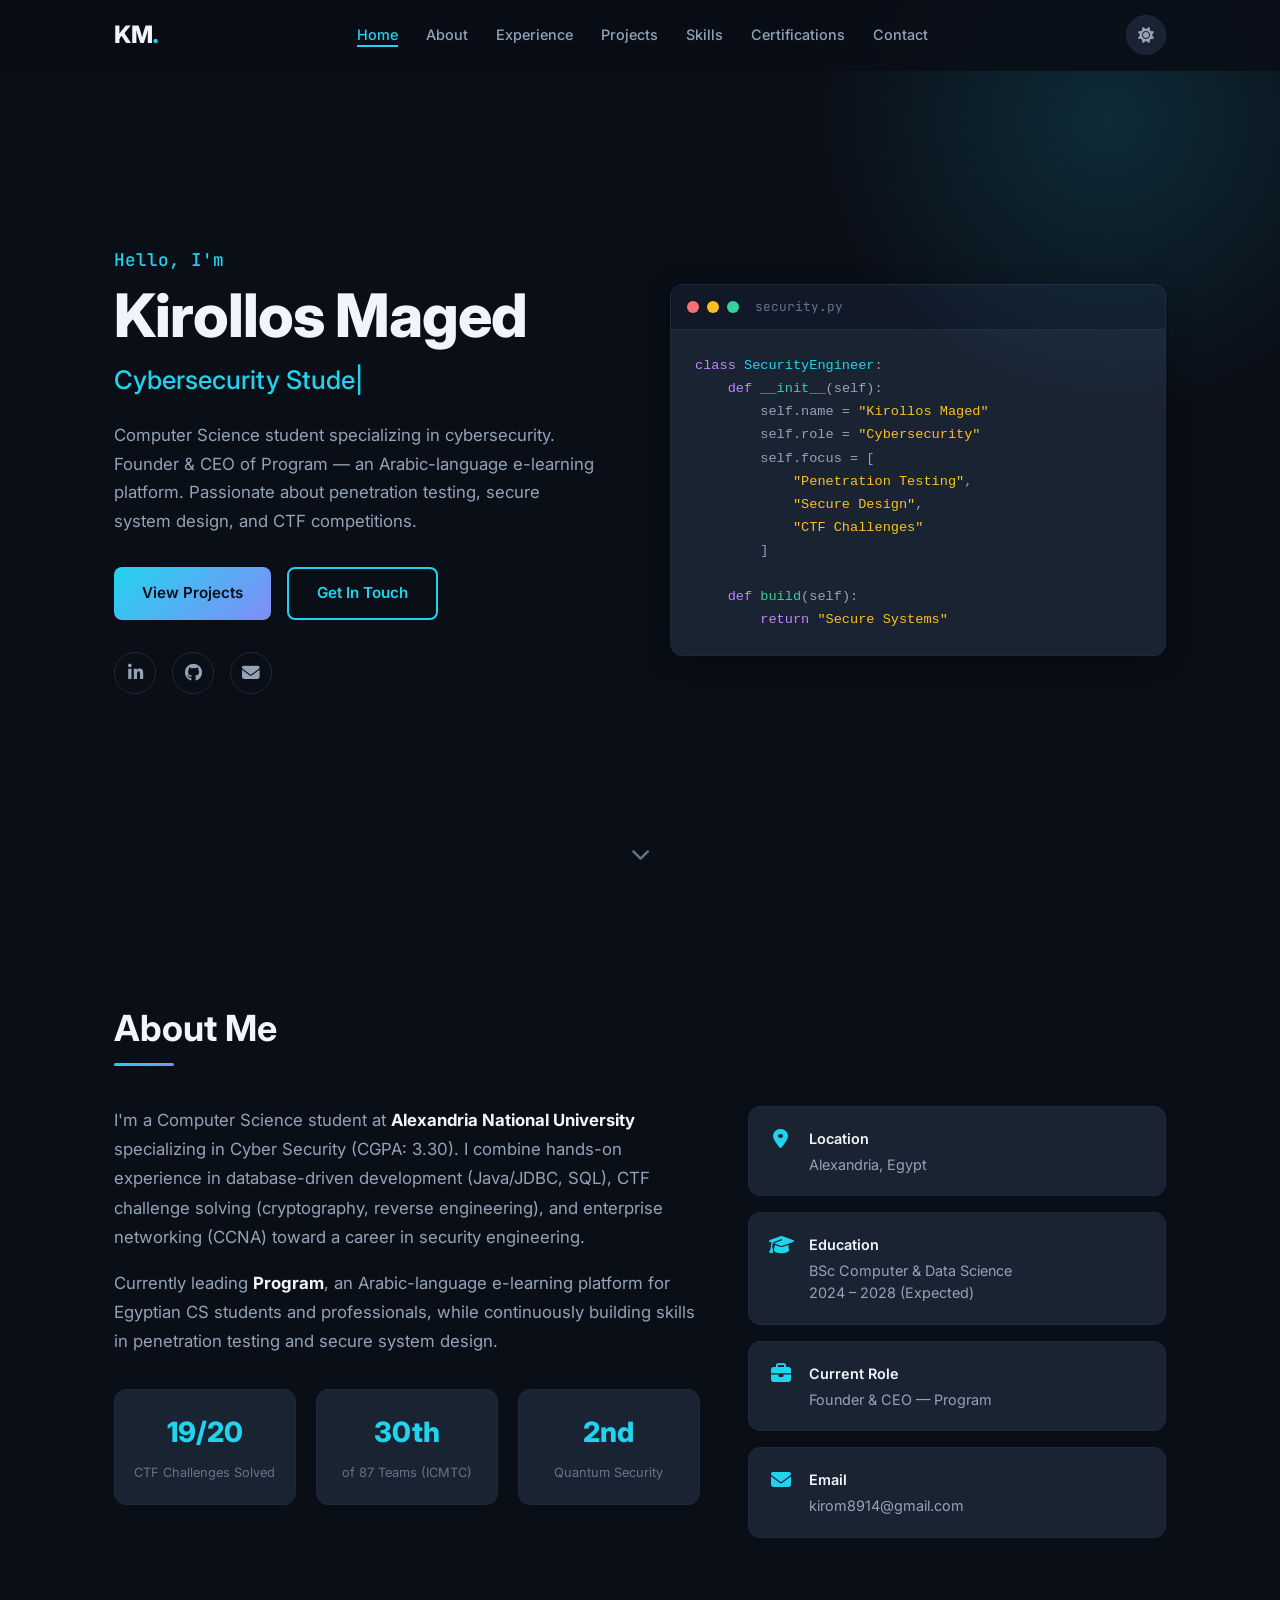
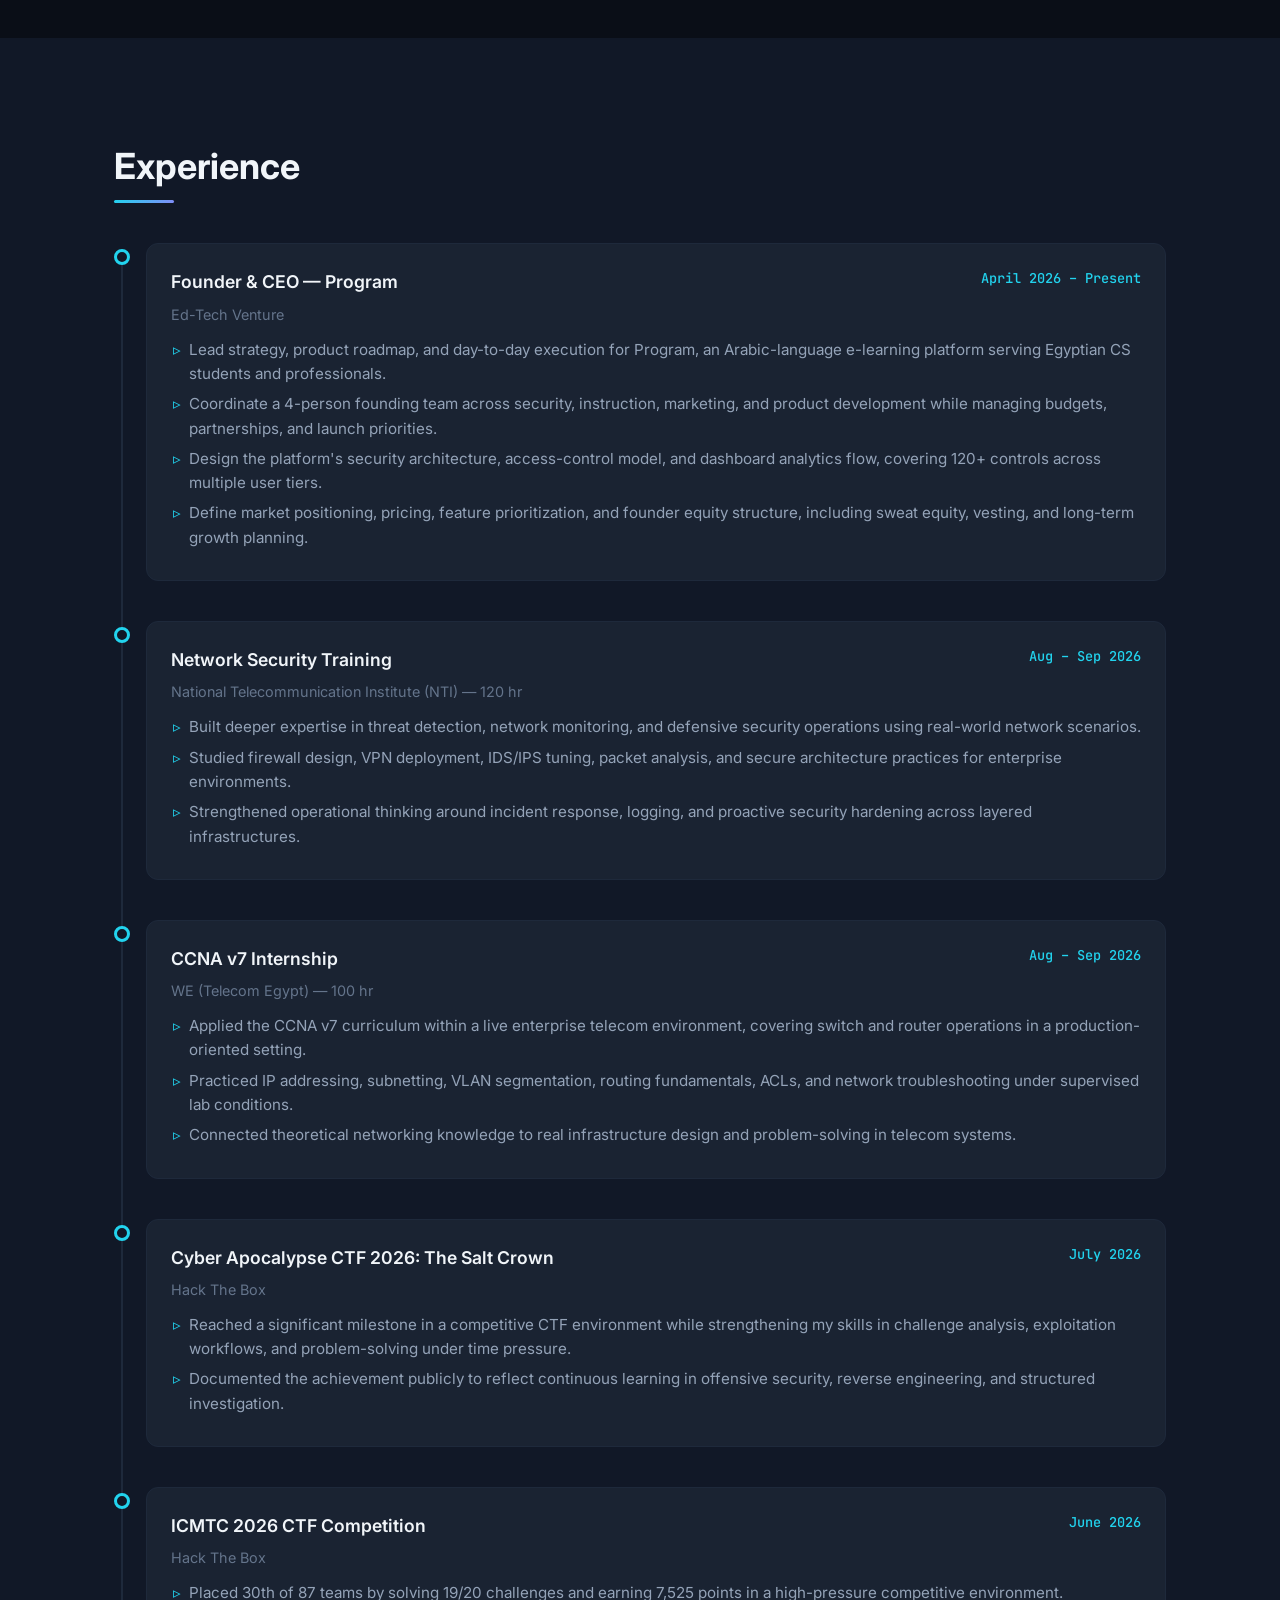
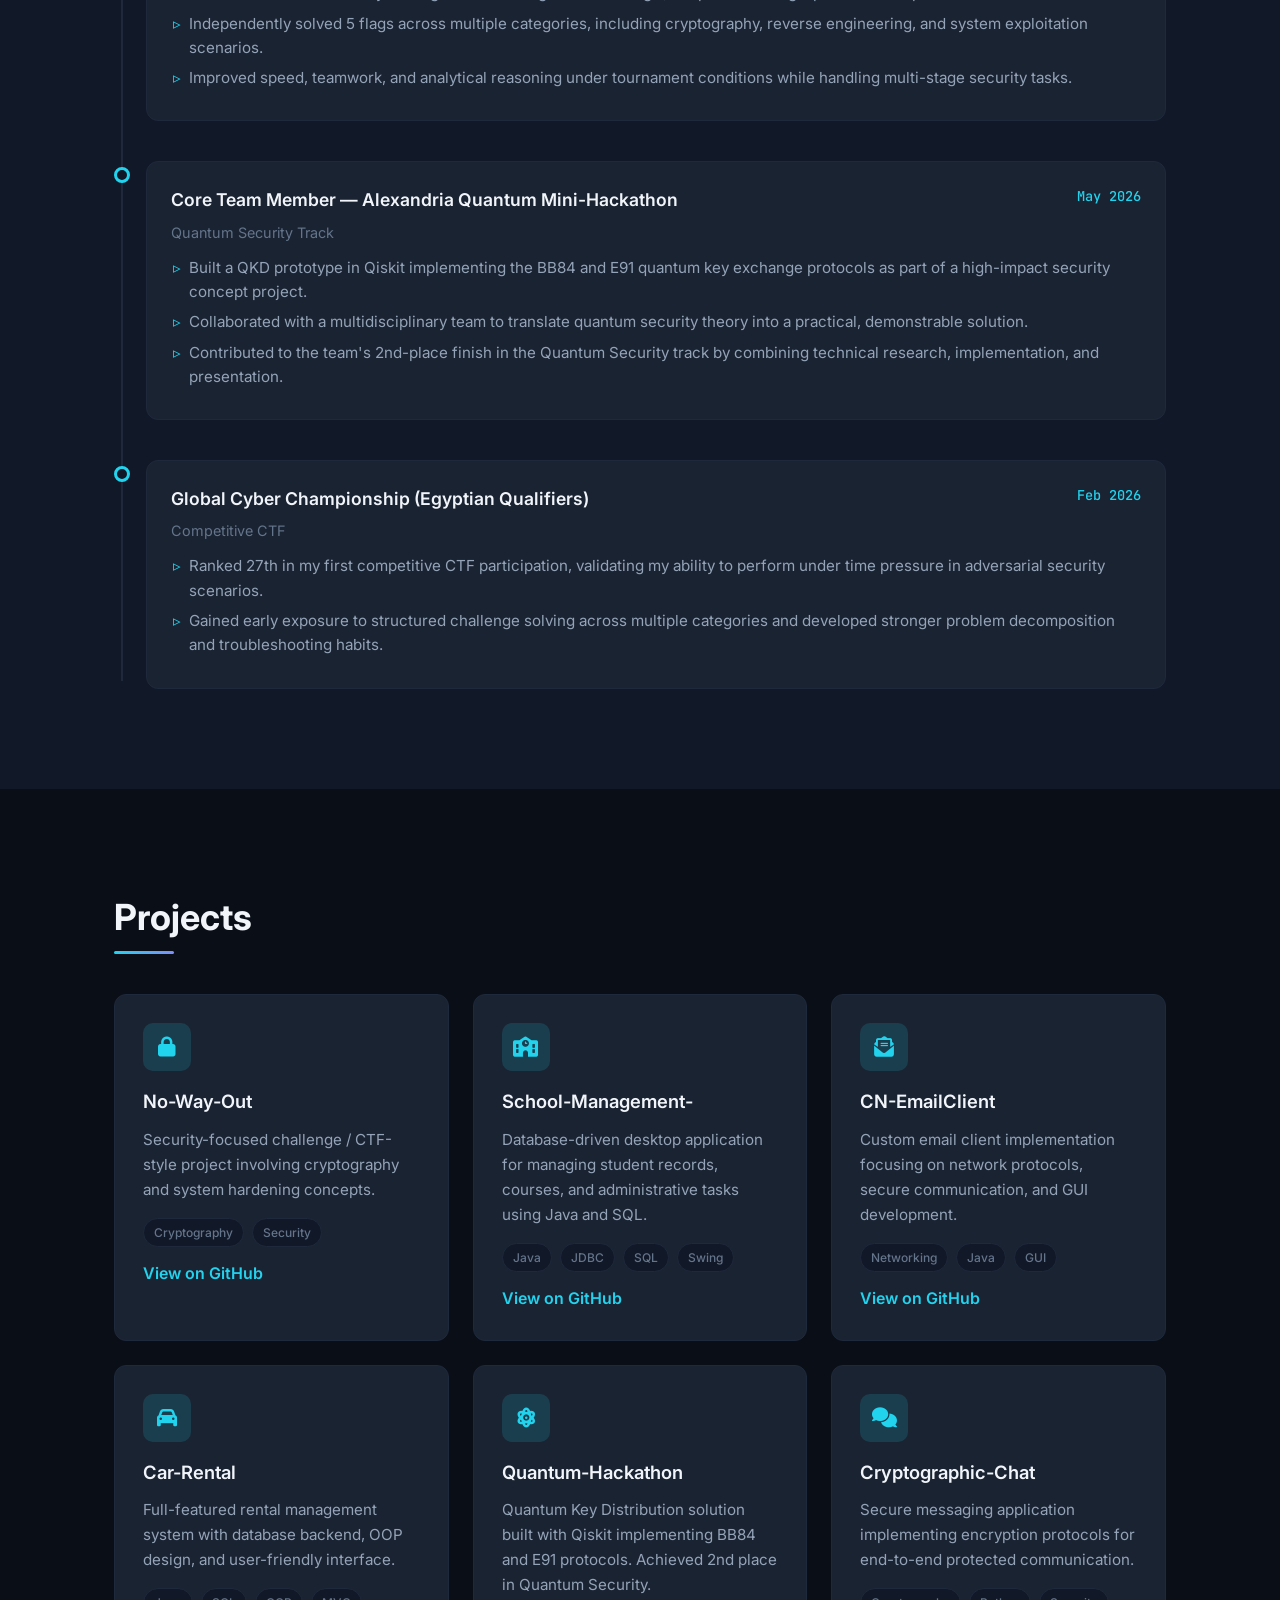
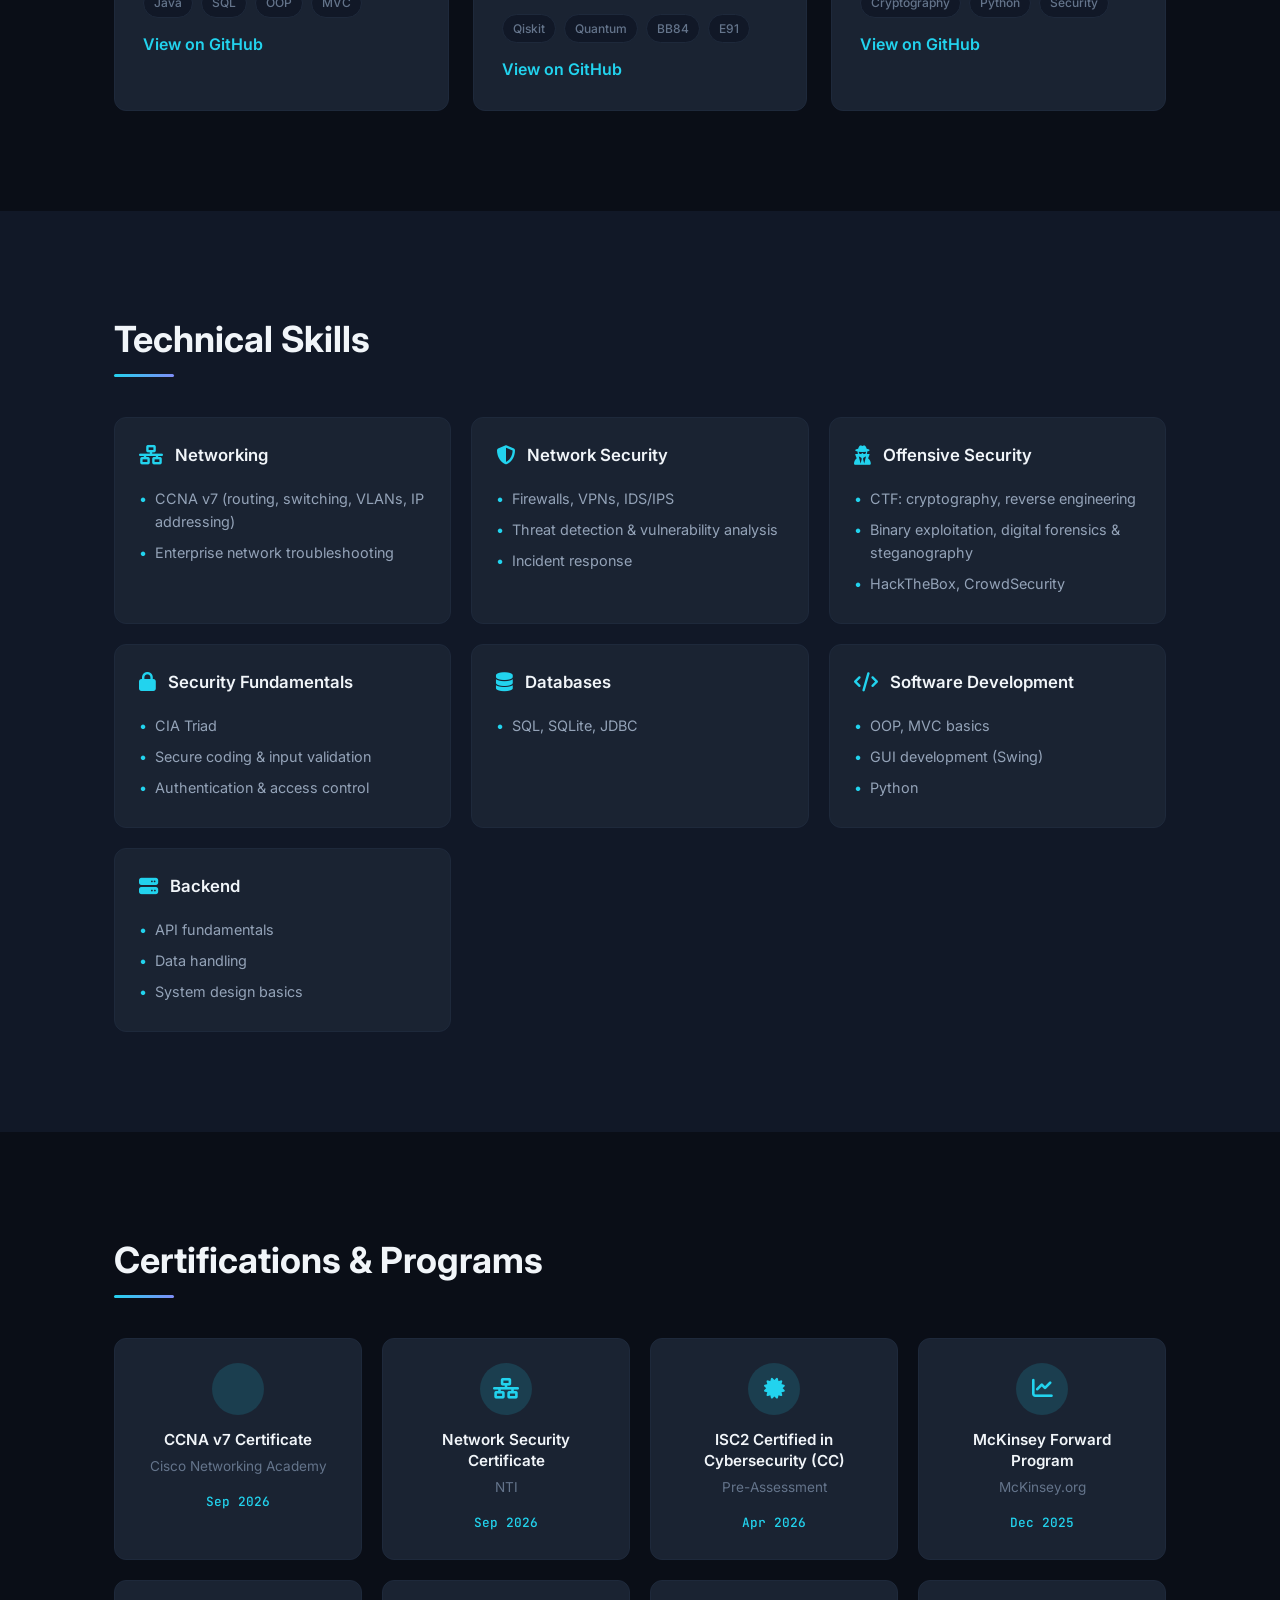
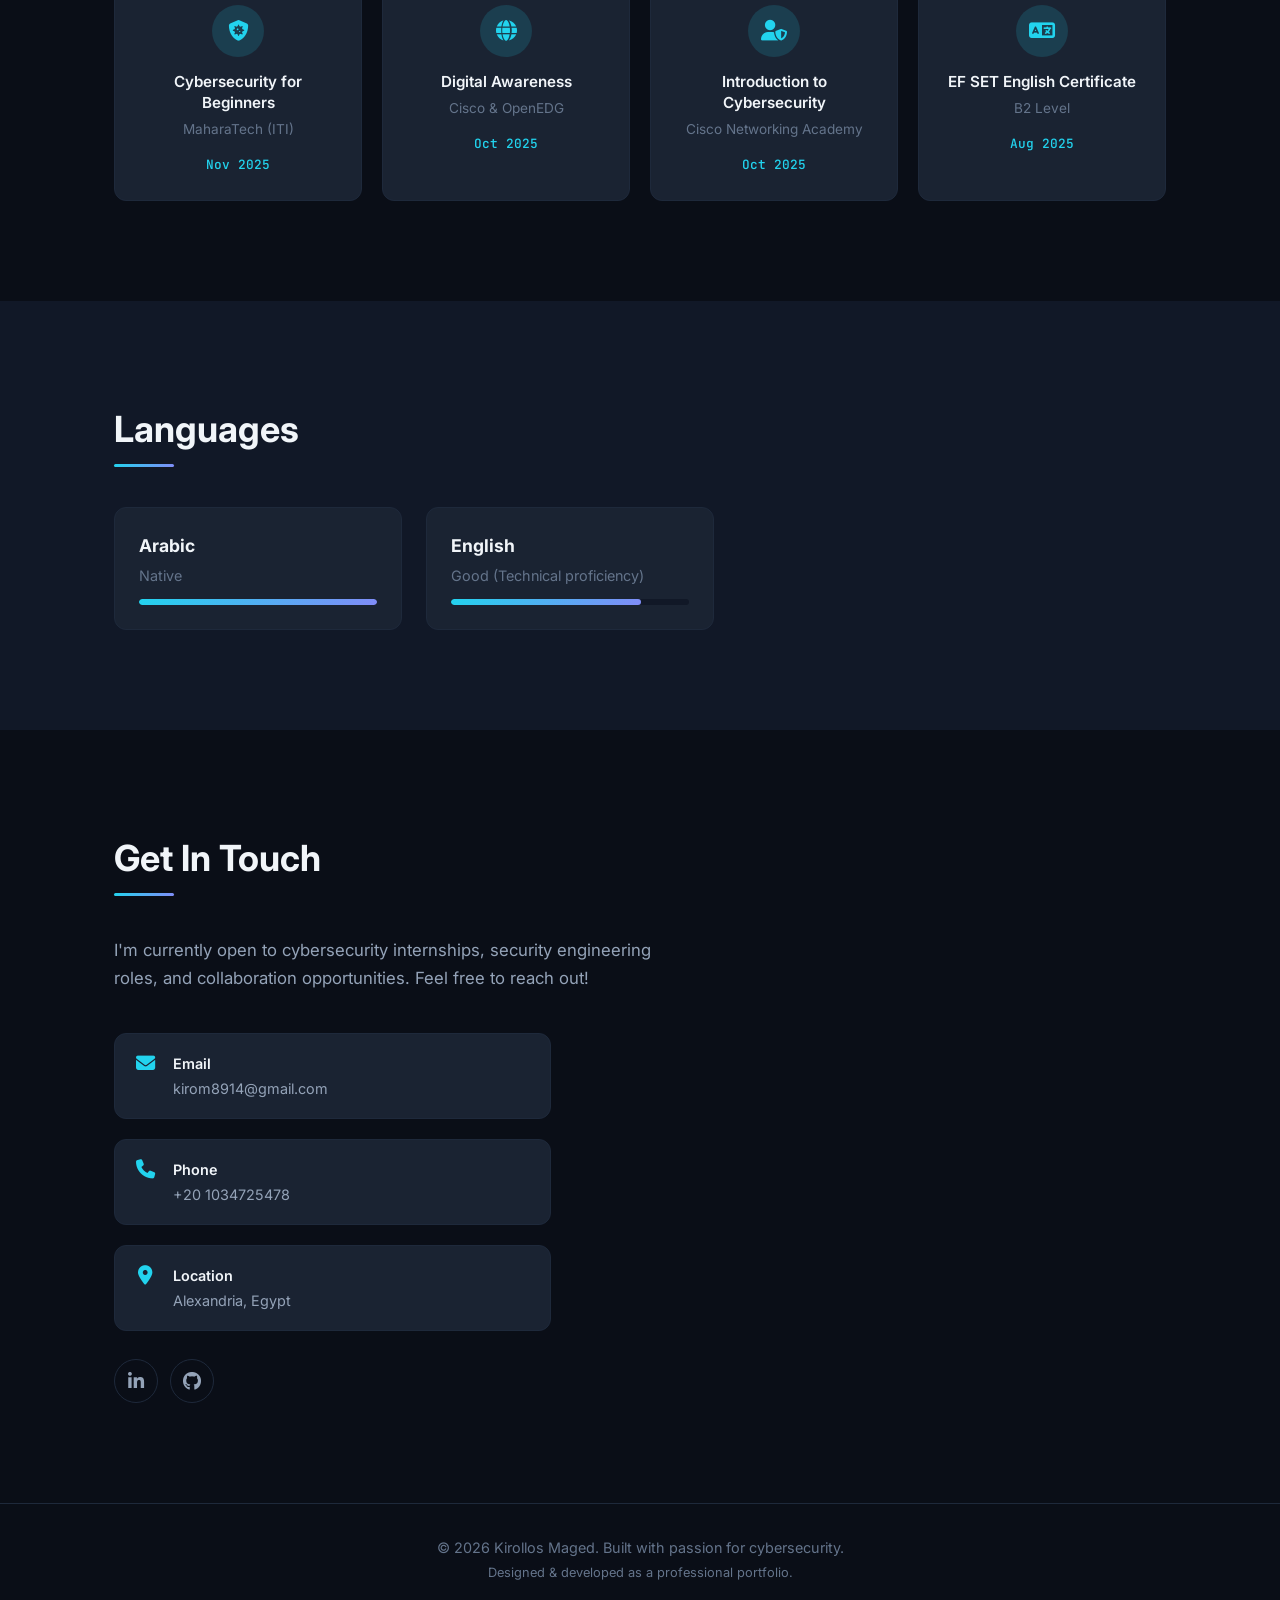
<file: index.html>
<!DOCTYPE html>
<html lang="en">
<head>
  <meta charset="UTF-8" />
  <meta name="viewport" content="width=device-width, initial-scale=1.0" />
  <meta name="description" content="Kirollos Maged - Cybersecurity Student & Founder | Portfolio" />
  <title>Kirollos Maged | Cybersecurity Portfolio</title>
  <link rel="stylesheet" href="styles.css" />
  <link rel="preconnect" href="https://fonts.googleapis.com" />
  <link rel="preconnect" href="https://fonts.gstatic.com" crossorigin />
  <link href="https://fonts.googleapis.com/css2?family=Inter:wght@300;400;500;600;700;800&family=JetBrains+Mono:wght@400;500;600&display=swap" rel="stylesheet" />
  <link rel="stylesheet" href="https://cdnjs.cloudflare.com/ajax/libs/font-awesome/6.5.1/css/all.min.css" />
</head>
<body>
  <!-- Navigation -->
  <nav class="navbar" id="navbar">
    <div class="container nav-container">
      <a href="#home" class="logo">KM<span class="accent">.</span></a>
      <ul class="nav-links" id="nav-links">
        <li><a href="#home">Home</a></li>
        <li><a href="#about">About</a></li>
        <li><a href="#experience">Experience</a></li>
        <li><a href="#projects">Projects</a></li>
        <li><a href="#skills">Skills</a></li>
        <li><a href="#certifications">Certifications</a></li>
        <li><a href="#contact">Contact</a></li>
      </ul>
      <div class="nav-actions">
        <button class="theme-toggle" id="theme-toggle" aria-label="Toggle theme">
          <i class="fas fa-moon"></i>
        </button>
        <button class="hamburger" id="hamburger" aria-label="Menu">
          <span></span>
          <span></span>
          <span></span>
        </button>
      </div>
    </div>
  </nav>

  <!-- Hero Section -->
  <section id="home" class="hero">
    <div class="container hero-content">
      <div class="hero-text">
        <p class="hero-greeting">Hello, I'm</p>
        <h1 class="hero-name">Kirollos Maged</h1>
        <h2 class="hero-title">
          <span class="typed-text" id="typed-text"></span><span class="cursor">|</span>
        </h2>
        <p class="hero-description">
          Computer Science student specializing in cybersecurity. Founder & CEO of Program — an Arabic-language e-learning platform. Passionate about penetration testing, secure system design, and CTF competitions.
        </p>
        <div class="hero-buttons">
          <a href="#projects" class="btn btn-primary">View Projects</a>
          <a href="#contact" class="btn btn-outline">Get In Touch</a>
        </div>
        <div class="hero-social">
          <a href="https://www.linkedin.com/in/kirollos-maged" target="_blank" rel="noopener" aria-label="LinkedIn"><i class="fab fa-linkedin-in"></i></a>
          <a href="https://github.com/kirom8914" target="_blank" rel="noopener" aria-label="GitHub"><i class="fab fa-github"></i></a>
          <a href="mailto:kirom8914@gmail.com" aria-label="Email"><i class="fas fa-envelope"></i></a>
        </div>
      </div>
      <div class="hero-visual">
        <div class="code-window">
          <div class="window-header">
            <span class="dot red"></span>
            <span class="dot yellow"></span>
            <span class="dot green"></span>
            <span class="window-title">security.py</span>
          </div>
          <pre class="code-content"><code><span class="code-keyword">class</span> <span class="code-class">SecurityEngineer</span>:
    <span class="code-keyword">def</span> <span class="code-function">__init__</span>(self):
        self.name = <span class="code-string">"Kirollos Maged"</span>
        self.role = <span class="code-string">"Cybersecurity"</span>
        self.focus = [
            <span class="code-string">"Penetration Testing"</span>,
            <span class="code-string">"Secure Design"</span>,
            <span class="code-string">"CTF Challenges"</span>
        ]
    
    <span class="code-keyword">def</span> <span class="code-function">build</span>(self):
        <span class="code-keyword">return</span> <span class="code-string">"Secure Systems"</span></code></pre>
        </div>
      </div>
    </div>
    <div class="scroll-indicator">
      <a href="#about"><i class="fas fa-chevron-down"></i></a>
    </div>
  </section>

  <!-- About Section -->
  <section id="about" class="section">
    <div class="container">
      <h2 class="section-title">About Me</h2>
      <div class="about-grid">
        <div class="about-text">
          <p>
            I'm a Computer Science student at <strong>Alexandria National University</strong> specializing in Cyber Security (CGPA: 3.30). I combine hands-on experience in database-driven development (Java/JDBC, SQL), CTF challenge solving (cryptography, reverse engineering), and enterprise networking (CCNA) toward a career in security engineering.
          </p>
          <p>
            Currently leading <strong>Program</strong>, an Arabic-language e-learning platform for Egyptian CS students and professionals, while continuously building skills in penetration testing and secure system design.
          </p>
          <div class="about-stats">
            <div class="stat">
              <span class="stat-number">19/20</span>
              <span class="stat-label">CTF Challenges Solved</span>
            </div>
            <div class="stat">
              <span class="stat-number">30th</span>
              <span class="stat-label">of 87 Teams (ICMTC)</span>
            </div>
            <div class="stat">
              <span class="stat-number">2nd</span>
              <span class="stat-label">Quantum Security</span>
            </div>
          </div>
        </div>
        <div class="about-info">
          <div class="info-card">
            <i class="fas fa-map-marker-alt"></i>
            <div>
              <h4>Location</h4>
              <p>Alexandria, Egypt</p>
            </div>
          </div>
          <div class="info-card">
            <i class="fas fa-graduation-cap"></i>
            <div>
              <h4>Education</h4>
              <p>BSc Computer & Data Science<br>2024 – 2028 (Expected)</p>
            </div>
          </div>
          <div class="info-card">
            <i class="fas fa-briefcase"></i>
            <div>
              <h4>Current Role</h4>
              <p>Founder & CEO — Program</p>
            </div>
          </div>
          <div class="info-card">
            <i class="fas fa-envelope"></i>
            <div>
              <h4>Email</h4>
              <p>kirom8914@gmail.com</p>
            </div>
          </div>
        </div>
      </div>
    </div>
  </section>

  <!-- Experience Section -->
  <section id="experience" class="section section-alt">
    <div class="container">
      <h2 class="section-title">Experience</h2>
      <div class="timeline">
        <!-- Experience Item 1 -->
        <div class="timeline-item">
          <div class="timeline-marker"></div>
          <div class="timeline-content">
            <div class="timeline-header">
              <h3>Founder & CEO — Program</h3>
              <span class="timeline-date">April 2026 – Present</span>
            </div>
            <p class="timeline-company">Ed-Tech Venture</p>
            <ul>
              <li>Lead strategy, product roadmap, and day-to-day execution for Program, an Arabic-language e-learning platform serving Egyptian CS students and professionals.</li>
              <li>Coordinate a 4-person founding team across security, instruction, marketing, and product development while managing budgets, partnerships, and launch priorities.</li>
              <li>Design the platform's security architecture, access-control model, and dashboard analytics flow, covering 120+ controls across multiple user tiers.</li>
              <li>Define market positioning, pricing, feature prioritization, and founder equity structure, including sweat equity, vesting, and long-term growth planning.</li>
            </ul>
          </div>
        </div>

        <!-- Experience Item 2 -->
        <div class="timeline-item">
          <div class="timeline-marker"></div>
          <div class="timeline-content">
            <div class="timeline-header">
              <h3>Network Security Training</h3>
              <span class="timeline-date">Aug – Sep 2026</span>
            </div>
            <p class="timeline-company">National Telecommunication Institute (NTI) — 120 hr</p>
            <ul>
              <li>Built deeper expertise in threat detection, network monitoring, and defensive security operations using real-world network scenarios.</li>
              <li>Studied firewall design, VPN deployment, IDS/IPS tuning, packet analysis, and secure architecture practices for enterprise environments.</li>
              <li>Strengthened operational thinking around incident response, logging, and proactive security hardening across layered infrastructures.</li>
            </ul>
          </div>
        </div>

        <!-- Experience Item 3 -->
        <div class="timeline-item">
          <div class="timeline-marker"></div>
          <div class="timeline-content">
            <div class="timeline-header">
              <h3>CCNA v7 Internship</h3>
              <span class="timeline-date">Aug – Sep 2026</span>
            </div>
            <p class="timeline-company">WE (Telecom Egypt) — 100 hr</p>
            <ul>
              <li>Applied the CCNA v7 curriculum within a live enterprise telecom environment, covering switch and router operations in a production-oriented setting.</li>
              <li>Practiced IP addressing, subnetting, VLAN segmentation, routing fundamentals, ACLs, and network troubleshooting under supervised lab conditions.</li>
              <li>Connected theoretical networking knowledge to real infrastructure design and problem-solving in telecom systems.</li>
            </ul>
          </div>
        </div>

        <!-- Experience Item 4 -->
        <div class="timeline-item">
          <div class="timeline-marker"></div>
          <div class="timeline-content">
            <div class="timeline-header">
              <h3>Cyber Apocalypse CTF 2026: The Salt Crown</h3>
              <span class="timeline-date">July 2026</span>
            </div>
            <p class="timeline-company">Hack The Box</p>
            <ul>
              <li>Reached a significant milestone in a competitive CTF environment while strengthening my skills in challenge analysis, exploitation workflows, and problem-solving under time pressure.</li>
              <li>Documented the achievement publicly to reflect continuous learning in offensive security, reverse engineering, and structured investigation.</li>
            </ul>
          </div>
        </div>

        <!-- Experience Item 5 -->
        <div class="timeline-item">
          <div class="timeline-marker"></div>
          <div class="timeline-content">
            <div class="timeline-header">
              <h3>ICMTC 2026 CTF Competition</h3>
              <span class="timeline-date">June 2026</span>
            </div>
            <p class="timeline-company">Hack The Box</p>
            <ul>
              <li>Placed 30th of 87 teams by solving 19/20 challenges and earning 7,525 points in a high-pressure competitive environment.</li>
              <li>Independently solved 5 flags across multiple categories, including cryptography, reverse engineering, and system exploitation scenarios.</li>
              <li>Improved speed, teamwork, and analytical reasoning under tournament conditions while handling multi-stage security tasks.</li>
            </ul>
          </div>
        </div>

        <!-- Experience Item 6 -->
        <div class="timeline-item">
          <div class="timeline-marker"></div>
          <div class="timeline-content">
            <div class="timeline-header">
              <h3>Core Team Member — Alexandria Quantum Mini-Hackathon</h3>
              <span class="timeline-date">May 2026</span>
            </div>
            <p class="timeline-company">Quantum Security Track</p>
            <ul>
              <li>Built a QKD prototype in Qiskit implementing the BB84 and E91 quantum key exchange protocols as part of a high-impact security concept project.</li>
              <li>Collaborated with a multidisciplinary team to translate quantum security theory into a practical, demonstrable solution.</li>
              <li>Contributed to the team's 2nd-place finish in the Quantum Security track by combining technical research, implementation, and presentation.</li>
            </ul>
          </div>
        </div>

        <!-- Experience Item 7 -->
        <div class="timeline-item">
          <div class="timeline-marker"></div>
          <div class="timeline-content">
            <div class="timeline-header">
              <h3>Global Cyber Championship (Egyptian Qualifiers)</h3>
              <span class="timeline-date">Feb 2026</span>
            </div>
            <p class="timeline-company">Competitive CTF</p>
            <ul>
              <li>Ranked 27th in my first competitive CTF participation, validating my ability to perform under time pressure in adversarial security scenarios.</li>
              <li>Gained early exposure to structured challenge solving across multiple categories and developed stronger problem decomposition and troubleshooting habits.</li>
            </ul>
          </div>
        </div>
      </div>
    </div>
  </section>

  <!-- Projects Section -->
  <section id="projects" class="section">
    <div class="container">
      <h2 class="section-title">Projects</h2>
      <div class="projects-grid">
        <div class="project-card" data-project="nowayout">
          <div class="project-icon"><i class="fas fa-lock"></i></div>
          <h3>No-Way-Out</h3>
          <p>Security-focused challenge / CTF-style project involving cryptography and system hardening concepts.</p>
          <div class="project-tags">
            <span>Cryptography</span>
            <span>Security</span>
          </div>
          <a href="https://github.com/kirollos-maged/No-Way-Out" target="_blank" rel="noopener" class="project-link">View on GitHub</a>
        </div>

        <div class="project-card" data-project="school">
          <div class="project-icon"><i class="fas fa-school"></i></div>
          <h3>School-Management-</h3>
          <p>Database-driven desktop application for managing student records, courses, and administrative tasks using Java and SQL.</p>
          <div class="project-tags">
            <span>Java</span>
            <span>JDBC</span>
            <span>SQL</span>
            <span>Swing</span>
          </div>
          <a href="https://github.com/kirollos-maged/School-Management-" target="_blank" rel="noopener" class="project-link">View on GitHub</a>
        </div>

        <div class="project-card" data-project="email">
          <div class="project-icon"><i class="fas fa-envelope-open-text"></i></div>
          <h3>CN-EmailClient</h3>
          <p>Custom email client implementation focusing on network protocols, secure communication, and GUI development.</p>
          <div class="project-tags">
            <span>Networking</span>
            <span>Java</span>
            <span>GUI</span>
          </div>
          <a href="https://github.com/kirollos-maged/CN-EmailClient" target="_blank" rel="noopener" class="project-link">View on GitHub</a>
        </div>

        <div class="project-card" data-project="rental">
          <div class="project-icon"><i class="fas fa-car"></i></div>
          <h3>Car-Rental</h3>
          <p>Full-featured rental management system with database backend, OOP design, and user-friendly interface.</p>
          <div class="project-tags">
            <span>Java</span>
            <span>SQL</span>
            <span>OOP</span>
            <span>MVC</span>
          </div>
          <a href="https://github.com/kirollos-maged/Car-Rental" target="_blank" rel="noopener" class="project-link">View on GitHub</a>
        </div>

        <div class="project-card" data-project="quantum">
          <div class="project-icon"><i class="fas fa-atom"></i></div>
          <h3>Quantum-Hackathon</h3>
          <p>Quantum Key Distribution solution built with Qiskit implementing BB84 and E91 protocols. Achieved 2nd place in Quantum Security.</p>
          <div class="project-tags">
            <span>Qiskit</span>
            <span>Quantum</span>
            <span>BB84</span>
            <span>E91</span>
          </div>
          <a href="https://github.com/kirollos-maged/Quantum-Hackathon" target="_blank" rel="noopener" class="project-link">View on GitHub</a>
        </div>

        <div class="project-card" data-project="crypto">
          <div class="project-icon"><i class="fas fa-comments"></i></div>
          <h3>Cryptographic-Chat</h3>
          <p>Secure messaging application implementing encryption protocols for end-to-end protected communication.</p>
          <div class="project-tags">
            <span>Cryptography</span>
            <span>Python</span>
            <span>Security</span>
          </div>
          <a href="https://github.com/kirollos-maged/Cryptographic-Chat" target="_blank" rel="noopener" class="project-link">View on GitHub</a>
        </div>
      </div>
    </div>
  </section>

  <!-- Skills Section -->
  <section id="skills" class="section section-alt">
    <div class="container">
      <h2 class="section-title">Technical Skills</h2>
      <div class="skills-grid">
        <div class="skill-category">
          <div class="skill-header">
            <i class="fas fa-network-wired"></i>
            <h3>Networking</h3>
          </div>
          <ul>
            <li>CCNA v7 (routing, switching, VLANs, IP addressing)</li>
            <li>Enterprise network troubleshooting</li>
          </ul>
        </div>

        <div class="skill-category">
          <div class="skill-header">
            <i class="fas fa-shield-alt"></i>
            <h3>Network Security</h3>
          </div>
          <ul>
            <li>Firewalls, VPNs, IDS/IPS</li>
            <li>Threat detection & vulnerability analysis</li>
            <li>Incident response</li>
          </ul>
        </div>

        <div class="skill-category">
          <div class="skill-header">
            <i class="fas fa-user-secret"></i>
            <h3>Offensive Security</h3>
          </div>
          <ul>
            <li>CTF: cryptography, reverse engineering</li>
            <li>Binary exploitation, digital forensics & steganography</li>
            <li>HackTheBox, CrowdSecurity</li>
          </ul>
        </div>

        <div class="skill-category">
          <div class="skill-header">
            <i class="fas fa-lock"></i>
            <h3>Security Fundamentals</h3>
          </div>
          <ul>
            <li>CIA Triad</li>
            <li>Secure coding & input validation</li>
            <li>Authentication & access control</li>
          </ul>
        </div>

        <div class="skill-category">
          <div class="skill-header">
            <i class="fas fa-database"></i>
            <h3>Databases</h3>
          </div>
          <ul>
            <li>SQL, SQLite, JDBC</li>
          </ul>
        </div>

        <div class="skill-category">
          <div class="skill-header">
            <i class="fas fa-code"></i>
            <h3>Software Development</h3>
          </div>
          <ul>
            <li>OOP, MVC basics</li>
            <li>GUI development (Swing)</li>
            <li>Python</li>
          </ul>
        </div>

        <div class="skill-category">
          <div class="skill-header">
            <i class="fas fa-server"></i>
            <h3>Backend</h3>
          </div>
          <ul>
            <li>API fundamentals</li>
            <li>Data handling</li>
            <li>System design basics</li>
          </ul>
        </div>
      </div>
    </div>
  </section>

  <!-- Certifications Section -->
  <section id="certifications" class="section">
    <div class="container">
      <h2 class="section-title">Certifications & Programs</h2>
      <div class="certs-grid">
        <div class="cert-card">
          <div class="cert-icon"><i class="fab fa-cisco"></i></div>
          <h3>CCNA v7 Certificate</h3>
          <p>Cisco Networking Academy</p>
          <span class="cert-date">Sep 2026</span>
        </div>
        <div class="cert-card">
          <div class="cert-icon"><i class="fas fa-network-wired"></i></div>
          <h3>Network Security Certificate</h3>
          <p>NTI</p>
          <span class="cert-date">Sep 2026</span>
        </div>
        <div class="cert-card">
          <div class="cert-icon"><i class="fas fa-certificate"></i></div>
          <h3>ISC2 Certified in Cybersecurity (CC)</h3>
          <p>Pre-Assessment</p>
          <span class="cert-date">Apr 2026</span>
        </div>
        <div class="cert-card">
          <div class="cert-icon"><i class="fas fa-chart-line"></i></div>
          <h3>McKinsey Forward Program</h3>
          <p>McKinsey.org</p>
          <span class="cert-date">Dec 2025</span>
        </div>
        <div class="cert-card">
          <div class="cert-icon"><i class="fas fa-shield-virus"></i></div>
          <h3>Cybersecurity for Beginners</h3>
          <p>MaharaTech (ITI)</p>
          <span class="cert-date">Nov 2025</span>
        </div>
        <div class="cert-card">
          <div class="cert-icon"><i class="fas fa-globe"></i></div>
          <h3>Digital Awareness</h3>
          <p>Cisco & OpenEDG</p>
          <span class="cert-date">Oct 2025</span>
        </div>
        <div class="cert-card">
          <div class="cert-icon"><i class="fas fa-user-shield"></i></div>
          <h3>Introduction to Cybersecurity</h3>
          <p>Cisco Networking Academy</p>
          <span class="cert-date">Oct 2025</span>
        </div>
        <div class="cert-card">
          <div class="cert-icon"><i class="fas fa-language"></i></div>
          <h3>EF SET English Certificate</h3>
          <p>B2 Level</p>
          <span class="cert-date">Aug 2025</span>
        </div>
      </div>
    </div>
  </section>

  <!-- Languages Section -->
  <section class="section section-alt languages-section">
    <div class="container">
      <h2 class="section-title">Languages</h2>
      <div class="languages-grid">
        <div class="lang-card">
          <h3>Arabic</h3>
          <p>Native</p>
          <div class="lang-bar"><div class="lang-fill" style="width: 100%"></div></div>
        </div>
        <div class="lang-card">
          <h3>English</h3>
          <p>Good (Technical proficiency)</p>
          <div class="lang-bar"><div class="lang-fill" style="width: 80%"></div></div>
        </div>
      </div>
    </div>
  </section>

  <!-- Contact Section -->
  <section id="contact" class="section">
    <div class="container">
      <h2 class="section-title">Get In Touch</h2>
      <p class="contact-intro">I'm currently open to cybersecurity internships, security engineering roles, and collaboration opportunities. Feel free to reach out!</p>
      <div class="contact-grid">
        <div class="contact-info">
          <a href="mailto:kirom8914@gmail.com" class="contact-item">
            <i class="fas fa-envelope"></i>
            <div>
              <h4>Email</h4>
              <p>kirom8914@gmail.com</p>
            </div>
          </a>
          <a href="tel:+201034725478" class="contact-item">
            <i class="fas fa-phone"></i>
            <div>
              <h4>Phone</h4>
              <p>+20 1034725478</p>
            </div>
          </a>
          <div class="contact-item">
            <i class="fas fa-map-marker-alt"></i>
            <div>
              <h4>Location</h4>
              <p>Alexandria, Egypt</p>
            </div>
          </div>
          <div class="contact-social">
            <a href="https://www.linkedin.com/in/kirollos-maged" target="_blank" rel="noopener" aria-label="LinkedIn"><i class="fab fa-linkedin-in"></i></a>
            <a href="https://github.com/kirollos-maged" target="_blank" rel="noopener" aria-label="GitHub"><i class="fab fa-github"></i></a>
          </div>
        </div>
      </div>
    </div>
  </section>

  <!-- Footer -->
  <footer class="footer">
    <div class="container">
      <p>© <span id="year"></span> Kirollos Maged. Built with passion for cybersecurity.</p>
      <p class="footer-note">Designed & developed as a professional portfolio.</p>
    </div>
  </footer>

  <!-- Back to top -->
  <button class="back-to-top" id="back-to-top" aria-label="Back to top">
    <i class="fas fa-arrow-up"></i>
  </button>

  <script src="script.js"></script>
</body>
</html>
</file>
<file: styles.css>
/* ===== CSS Variables ===== */
:root {
  --bg-primary: #0a0e17;
  --bg-secondary: #111827;
  --bg-card: #1a2332;
  --bg-card-hover: #243044;
  --text-primary: #f1f5f9;
  --text-secondary: #94a3b8;
  --text-muted: #64748b;
  --accent: #22d3ee;
  --accent-dim: #06b6d4;
  --accent-glow: rgba(34, 211, 238, 0.15);
  --border: #1e293b;
  --success: #34d399;
  --warning: #fbbf24;
  --danger: #f87171;
  --gradient: linear-gradient(135deg, #22d3ee 0%, #818cf8 100%);
  --shadow: 0 4px 24px rgba(0, 0, 0, 0.4);
  --radius: 12px;
  --transition: 0.3s cubic-bezier(0.4, 0, 0.2, 1);
  --font-sans: 'Inter', system-ui, -apple-system, sans-serif;
  --font-mono: 'JetBrains Mono', 'Fira Code', monospace;
}

/* Light theme */
[data-theme="light"] {
  --bg-primary: #f8fafc;
  --bg-secondary: #f1f5f9;
  --bg-card: #ffffff;
  --bg-card-hover: #f8fafc;
  --text-primary: #0f172a;
  --text-secondary: #475569;
  --text-muted: #94a3b8;
  --accent: #0891b2;
  --accent-dim: #0e7490;
  --accent-glow: rgba(8, 145, 178, 0.1);
  --border: #e2e8f0;
  --shadow: 0 4px 24px rgba(0, 0, 0, 0.08);
}

/* ===== Reset & Base ===== */
*, *::before, *::after {
  margin: 0;
  padding: 0;
  box-sizing: border-box;
}

html {
  scroll-behavior: smooth;
  scroll-padding-top: 80px;
}

body {
  font-family: var(--font-sans);
  background: var(--bg-primary);
  color: var(--text-primary);
  line-height: 1.6;
  overflow-x: hidden;
  transition: background var(--transition), color var(--transition);
}

a {
  color: inherit;
  text-decoration: none;
}

ul {
  list-style: none;
}

img {
  max-width: 100%;
  display: block;
}

.container {
  width: 100%;
  max-width: 1100px;
  margin: 0 auto;
  padding: 0 24px;
}

/* ===== Typography ===== */
.section-title {
  font-size: clamp(1.75rem, 4vw, 2.25rem);
  font-weight: 700;
  margin-bottom: 3rem;
  position: relative;
  display: inline-block;
}

.section-title::after {
  content: '';
  position: absolute;
  bottom: -8px;
  left: 0;
  width: 60px;
  height: 3px;
  background: var(--gradient);
  border-radius: 2px;
}

/* ===== Buttons ===== */
.btn {
  display: inline-flex;
  align-items: center;
  justify-content: center;
  gap: 8px;
  padding: 12px 28px;
  font-size: 0.95rem;
  font-weight: 600;
  border-radius: 8px;
  border: none;
  cursor: pointer;
  transition: all var(--transition);
  font-family: var(--font-sans);
}

.btn-primary {
  background: var(--gradient);
  color: #0a0e17;
}

.btn-primary:hover {
  transform: translateY(-2px);
  box-shadow: 0 8px 24px rgba(34, 211, 238, 0.3);
}

.btn-outline {
  background: transparent;
  color: var(--accent);
  border: 2px solid var(--accent);
}

.btn-outline:hover {
  background: var(--accent-glow);
  transform: translateY(-2px);
}

.btn-full {
  width: 100%;
}

/* ===== Navigation ===== */
.navbar {
  position: fixed;
  top: 0;
  left: 0;
  right: 0;
  z-index: 1000;
  background: rgba(10, 14, 23, 0.85);
  backdrop-filter: blur(16px);
  border-bottom: 1px solid transparent;
  transition: all var(--transition);
}

[data-theme="light"] .navbar {
  background: rgba(248, 250, 252, 0.85);
}

.navbar.scrolled {
  border-bottom-color: var(--border);
  box-shadow: var(--shadow);
}

.nav-container {
  display: flex;
  align-items: center;
  justify-content: space-between;
  height: 70px;
}

.logo {
  font-size: 1.5rem;
  font-weight: 800;
  letter-spacing: -0.5px;
}

.logo .accent {
  color: var(--accent);
}

.nav-links {
  display: flex;
  gap: 28px;
}

.nav-links a {
  font-size: 0.9rem;
  font-weight: 500;
  color: var(--text-secondary);
  transition: color var(--transition);
  position: relative;
}

.nav-links a::after {
  content: '';
  position: absolute;
  bottom: -4px;
  left: 0;
  width: 0;
  height: 2px;
  background: var(--accent);
  transition: width var(--transition);
}

.nav-links a:hover,
.nav-links a.active {
  color: var(--accent);
}

.nav-links a:hover::after,
.nav-links a.active::after {
  width: 100%;
}

.nav-actions {
  display: flex;
  align-items: center;
  gap: 12px;
}

.theme-toggle {
  background: var(--bg-card);
  border: 1px solid var(--border);
  color: var(--text-secondary);
  width: 40px;
  height: 40px;
  border-radius: 50%;
  cursor: pointer;
  display: flex;
  align-items: center;
  justify-content: center;
  transition: all var(--transition);
  font-size: 1rem;
}

.theme-toggle:hover {
  color: var(--accent);
  border-color: var(--accent);
}

.hamburger {
  display: none;
  flex-direction: column;
  gap: 5px;
  background: none;
  border: none;
  cursor: pointer;
  padding: 4px;
}

.hamburger span {
  display: block;
  width: 24px;
  height: 2px;
  background: var(--text-primary);
  transition: all var(--transition);
  border-radius: 2px;
}

/* ===== Hero ===== */
.hero {
  min-height: 100vh;
  display: flex;
  align-items: center;
  position: relative;
  padding: 100px 0 60px;
  overflow: hidden;
}

.hero::before {
  content: '';
  position: absolute;
  top: -20%;
  right: -10%;
  width: 600px;
  height: 600px;
  background: radial-gradient(circle, var(--accent-glow) 0%, transparent 70%);
  pointer-events: none;
}

.hero-content {
  display: grid;
  grid-template-columns: 1fr 1fr;
  gap: 60px;
  align-items: center;
}

.hero-greeting {
  font-size: 1.1rem;
  color: var(--accent);
  font-weight: 500;
  margin-bottom: 8px;
  font-family: var(--font-mono);
}

.hero-name {
  font-size: clamp(2.5rem, 6vw, 3.75rem);
  font-weight: 800;
  line-height: 1.1;
  margin-bottom: 12px;
  letter-spacing: -1px;
}

.hero-title {
  font-size: clamp(1.25rem, 3vw, 1.6rem);
  font-weight: 500;
  color: var(--text-secondary);
  margin-bottom: 20px;
  min-height: 1.6em;
}

.typed-text {
  color: var(--accent);
}

.cursor {
  color: var(--accent);
  animation: blink 1s infinite;
}

@keyframes blink {
  0%, 100% { opacity: 1; }
  50% { opacity: 0; }
}

.hero-description {
  color: var(--text-secondary);
  font-size: 1.05rem;
  max-width: 480px;
  margin-bottom: 32px;
  line-height: 1.7;
}

.hero-buttons {
  display: flex;
  gap: 16px;
  margin-bottom: 32px;
  flex-wrap: wrap;
}

.hero-social {
  display: flex;
  gap: 16px;
}

.hero-social a {
  width: 42px;
  height: 42px;
  border-radius: 50%;
  border: 1px solid var(--border);
  display: flex;
  align-items: center;
  justify-content: center;
  color: var(--text-secondary);
  transition: all var(--transition);
  font-size: 1.1rem;
}

.hero-social a:hover {
  color: var(--accent);
  border-color: var(--accent);
  background: var(--accent-glow);
  transform: translateY(-3px);
}

/* Code Window */
.code-window {
  background: var(--bg-card);
  border-radius: 12px;
  border: 1px solid var(--border);
  overflow: hidden;
  box-shadow: var(--shadow);
  font-family: var(--font-mono);
  font-size: 0.85rem;
}

.window-header {
  background: var(--bg-secondary);
  padding: 12px 16px;
  display: flex;
  align-items: center;
  gap: 8px;
  border-bottom: 1px solid var(--border);
}

.dot {
  width: 12px;
  height: 12px;
  border-radius: 50%;
}

.dot.red { background: #f87171; }
.dot.yellow { background: #fbbf24; }
.dot.green { background: #34d399; }

.window-title {
  margin-left: 8px;
  color: var(--text-muted);
  font-size: 0.8rem;
}

.code-content {
  padding: 24px;
  overflow-x: auto;
  line-height: 1.7;
  color: var(--text-secondary);
}

.code-keyword { color: #c084fc; }
.code-class { color: #22d3ee; }
.code-function { color: #34d399; }
.code-string { color: #fbbf24; }

.scroll-indicator {
  position: absolute;
  bottom: 30px;
  left: 50%;
  transform: translateX(-50%);
  animation: bounce 2s infinite;
}

.scroll-indicator a {
  color: var(--text-muted);
  font-size: 1.2rem;
  transition: color var(--transition);
}

.scroll-indicator a:hover {
  color: var(--accent);
}

@keyframes bounce {
  0%, 20%, 50%, 80%, 100% { transform: translateX(-50%) translateY(0); }
  40% { transform: translateX(-50%) translateY(-10px); }
  60% { transform: translateX(-50%) translateY(-5px); }
}

/* ===== Sections ===== */
.section {
  padding: 100px 0;
}

.section-alt {
  background: var(--bg-secondary);
}

/* ===== About ===== */
.about-grid {
  display: grid;
  grid-template-columns: 1.4fr 1fr;
  gap: 48px;
  align-items: start;
}

.about-text p {
  color: var(--text-secondary);
  margin-bottom: 16px;
  font-size: 1.05rem;
  line-height: 1.75;
}

.about-text strong {
  color: var(--text-primary);
}

.about-stats {
  display: grid;
  grid-template-columns: repeat(3, 1fr);
  gap: 20px;
  margin-top: 32px;
}

.stat {
  text-align: center;
  padding: 20px 12px;
  background: var(--bg-card);
  border-radius: var(--radius);
  border: 1px solid var(--border);
}

.stat-number {
  display: block;
  font-size: 1.75rem;
  font-weight: 800;
  color: var(--accent);
  margin-bottom: 4px;
}

.stat-label {
  font-size: 0.8rem;
  color: var(--text-muted);
}

.about-info {
  display: flex;
  flex-direction: column;
  gap: 16px;
}

.info-card {
  display: flex;
  align-items: flex-start;
  gap: 16px;
  padding: 20px;
  background: var(--bg-card);
  border-radius: var(--radius);
  border: 1px solid var(--border);
  transition: all var(--transition);
}

.info-card:hover {
  border-color: var(--accent);
  background: var(--bg-card-hover);
}

.info-card i {
  font-size: 1.25rem;
  color: var(--accent);
  margin-top: 2px;
  width: 24px;
  text-align: center;
}

.info-card h4 {
  font-size: 0.9rem;
  font-weight: 600;
  margin-bottom: 4px;
}

.info-card p {
  font-size: 0.9rem;
  color: var(--text-secondary);
  line-height: 1.5;
}

/* ===== Timeline ===== */
.timeline {
  position: relative;
  padding-left: 32px;
}

.timeline::before {
  content: '';
  position: absolute;
  left: 7px;
  top: 8px;
  bottom: 8px;
  width: 2px;
  background: var(--border);
}

.timeline-item {
  position: relative;
  margin-bottom: 40px;
}

.timeline-item:last-child {
  margin-bottom: 0;
}

.timeline-marker {
  position: absolute;
  left: -32px;
  top: 6px;
  width: 16px;
  height: 16px;
  border-radius: 50%;
  background: var(--bg-primary);
  border: 3px solid var(--accent);
  z-index: 1;
}

.section-alt .timeline-marker {
  background: var(--bg-secondary);
}

.timeline-content {
  background: var(--bg-card);
  border: 1px solid var(--border);
  border-radius: var(--radius);
  padding: 24px;
  transition: all var(--transition);
}

.timeline-content:hover {
  border-color: var(--accent);
  box-shadow: 0 0 0 1px var(--accent-glow);
}

.timeline-header {
  display: flex;
  justify-content: space-between;
  align-items: flex-start;
  gap: 16px;
  margin-bottom: 6px;
  flex-wrap: wrap;
}

.timeline-header h3 {
  font-size: 1.1rem;
  font-weight: 600;
}

.timeline-date {
  font-size: 0.85rem;
  color: var(--accent);
  font-weight: 500;
  font-family: var(--font-mono);
  white-space: nowrap;
}

.timeline-company {
  font-size: 0.9rem;
  color: var(--text-muted);
  margin-bottom: 12px;
}

.timeline-content ul {
  padding-left: 18px;
}

.timeline-content li {
  color: var(--text-secondary);
  font-size: 0.95rem;
  margin-bottom: 6px;
  position: relative;
  line-height: 1.6;
}

.timeline-content li::before {
  content: '▹';
  position: absolute;
  left: -16px;
  color: var(--accent);
}

/* ===== Projects ===== */
.projects-grid {
  display: grid;
  grid-template-columns: repeat(auto-fill, minmax(300px, 1fr));
  gap: 24px;
}

.project-card {
  background: var(--bg-card);
  border: 1px solid var(--border);
  border-radius: var(--radius);
  padding: 28px;
  transition: all var(--transition);
  cursor: default;
}

.project-card:hover {
  transform: translateY(-6px);
  border-color: var(--accent);
  box-shadow: 0 12px 32px rgba(0, 0, 0, 0.2);
}

.project-icon {
  width: 48px;
  height: 48px;
  border-radius: 10px;
  background: var(--accent-glow);
  display: flex;
  align-items: center;
  justify-content: center;
  margin-bottom: 16px;
  font-size: 1.25rem;
  color: var(--accent);
}

.project-card h3 {
  font-size: 1.15rem;
  font-weight: 600;
  margin-bottom: 10px;
}

.project-card p {
  color: var(--text-secondary);
  font-size: 0.95rem;
  line-height: 1.65;
  margin-bottom: 16px;
}

.project-tags {
  display: flex;
  flex-wrap: wrap;
  gap: 8px;
}

.project-tags span {
  font-size: 0.75rem;
  padding: 4px 10px;
  background: var(--bg-secondary);
  border: 1px solid var(--border);
  border-radius: 20px;
  color: var(--text-muted);
  font-weight: 500;
}

.project-link {
  display: inline-flex;
  align-items: center;
  margin-top: 14px;
  color: var(--accent);
  font-weight: 600;
  text-decoration: none;
}

.project-link:hover {
  text-decoration: underline;
}

/* ===== Skills ===== */
.skills-grid {
  display: grid;
  grid-template-columns: repeat(auto-fill, minmax(280px, 1fr));
  gap: 20px;
}

.skill-category {
  background: var(--bg-card);
  border: 1px solid var(--border);
  border-radius: var(--radius);
  padding: 24px;
  transition: all var(--transition);
}

.skill-category:hover {
  border-color: var(--accent);
}

.skill-header {
  display: flex;
  align-items: center;
  gap: 12px;
  margin-bottom: 14px;
}

.skill-header i {
  color: var(--accent);
  font-size: 1.2rem;
}

.skill-header h3 {
  font-size: 1.05rem;
  font-weight: 600;
}

.skill-category ul li {
  color: var(--text-secondary);
  font-size: 0.9rem;
  padding: 4px 0;
  padding-left: 16px;
  position: relative;
}

.skill-category ul li::before {
  content: '•';
  position: absolute;
  left: 0;
  color: var(--accent);
}

/* ===== Certifications ===== */
.certs-grid {
  display: grid;
  grid-template-columns: repeat(auto-fill, minmax(240px, 1fr));
  gap: 20px;
}

.cert-card {
  background: var(--bg-card);
  border: 1px solid var(--border);
  border-radius: var(--radius);
  padding: 24px;
  text-align: center;
  transition: all var(--transition);
}

.cert-card:hover {
  border-color: var(--accent);
  transform: translateY(-4px);
}

.cert-icon {
  width: 52px;
  height: 52px;
  border-radius: 50%;
  background: var(--accent-glow);
  display: flex;
  align-items: center;
  justify-content: center;
  margin: 0 auto 14px;
  font-size: 1.3rem;
  color: var(--accent);
}

.cert-card h3 {
  font-size: 0.95rem;
  font-weight: 600;
  margin-bottom: 6px;
  line-height: 1.4;
}

.cert-card p {
  font-size: 0.85rem;
  color: var(--text-muted);
  margin-bottom: 10px;
}

.cert-date {
  font-size: 0.8rem;
  color: var(--accent);
  font-family: var(--font-mono);
  font-weight: 500;
}

/* ===== Languages ===== */
.languages-grid {
  display: grid;
  grid-template-columns: repeat(auto-fit, minmax(240px, 1fr));
  gap: 24px;
  max-width: 600px;
}

.lang-card {
  background: var(--bg-card);
  border: 1px solid var(--border);
  border-radius: var(--radius);
  padding: 24px;
}

.lang-card h3 {
  font-size: 1.1rem;
  margin-bottom: 4px;
}

.lang-card p {
  font-size: 0.9rem;
  color: var(--text-muted);
  margin-bottom: 12px;
}

.lang-bar {
  height: 6px;
  background: var(--bg-secondary);
  border-radius: 3px;
  overflow: hidden;
}

.lang-fill {
  height: 100%;
  background: var(--gradient);
  border-radius: 3px;
  transition: width 1s ease;
}

/* ===== Contact ===== */
.contact-intro {
  color: var(--text-secondary);
  font-size: 1.05rem;
  max-width: 560px;
  margin-bottom: 40px;
  line-height: 1.7;
}

.contact-grid {
  display: grid;
  grid-template-columns: 1fr 1.3fr;
  gap: 48px;
}

.contact-info {
  display: flex;
  flex-direction: column;
  gap: 20px;
}

.contact-item {
  display: flex;
  align-items: flex-start;
  gap: 16px;
  padding: 18px;
  background: var(--bg-card);
  border: 1px solid var(--border);
  border-radius: var(--radius);
  transition: all var(--transition);
}

a.contact-item:hover {
  border-color: var(--accent);
  background: var(--bg-card-hover);
}

.contact-item i {
  font-size: 1.2rem;
  color: var(--accent);
  margin-top: 2px;
  width: 24px;
  text-align: center;
}

.contact-item h4 {
  font-size: 0.9rem;
  font-weight: 600;
  margin-bottom: 2px;
}

.contact-item p {
  font-size: 0.9rem;
  color: var(--text-secondary);
}

.contact-social {
  display: flex;
  gap: 12px;
  margin-top: 8px;
}

.contact-social a {
  width: 44px;
  height: 44px;
  border-radius: 50%;
  border: 1px solid var(--border);
  display: flex;
  align-items: center;
  justify-content: center;
  color: var(--text-secondary);
  font-size: 1.15rem;
  transition: all var(--transition);
}

.contact-social a:hover {
  color: var(--accent);
  border-color: var(--accent);
  background: var(--accent-glow);
}

/* Form */
.contact-form {
  background: var(--bg-card);
  border: 1px solid var(--border);
  border-radius: var(--radius);
  padding: 32px;
}

.form-group {
  margin-bottom: 20px;
}

.form-group label {
  display: block;
  font-size: 0.9rem;
  font-weight: 500;
  margin-bottom: 6px;
  color: var(--text-secondary);
}

.form-group input,
.form-group textarea {
  width: 100%;
  padding: 12px 16px;
  background: var(--bg-secondary);
  border: 1px solid var(--border);
  border-radius: 8px;
  color: var(--text-primary);
  font-family: var(--font-sans);
  font-size: 0.95rem;
  transition: border-color var(--transition);
  outline: none;
}

.form-group input:focus,
.form-group textarea:focus {
  border-color: var(--accent);
}

.form-group textarea {
  resize: vertical;
  min-height: 120px;
}

/* ===== Footer ===== */
.footer {
  padding: 32px 0;
  border-top: 1px solid var(--border);
  text-align: center;
}

.footer p {
  color: var(--text-muted);
  font-size: 0.9rem;
}

.footer-note {
  margin-top: 4px;
  font-size: 0.8rem !important;
}

/* ===== Back to Top ===== */
.back-to-top {
  position: fixed;
  bottom: 28px;
  right: 28px;
  width: 44px;
  height: 44px;
  border-radius: 50%;
  background: var(--gradient);
  color: #0a0e17;
  border: none;
  cursor: pointer;
  display: flex;
  align-items: center;
  justify-content: center;
  font-size: 1rem;
  opacity: 0;
  visibility: hidden;
  transform: translateY(10px);
  transition: all var(--transition);
  z-index: 999;
  box-shadow: 0 4px 16px rgba(34, 211, 238, 0.3);
}

.back-to-top.visible {
  opacity: 1;
  visibility: visible;
  transform: translateY(0);
}

.back-to-top:hover {
  transform: translateY(-3px);
}

/* ===== Responsive ===== */
@media (max-width: 900px) {
  .hero-content {
    grid-template-columns: 1fr;
    gap: 40px;
  }

  .hero-visual {
    order: -1;
  }

  .about-grid {
    grid-template-columns: 1fr;
  }

  .contact-grid {
    grid-template-columns: 1fr;
  }

  .about-stats {
    grid-template-columns: repeat(3, 1fr);
  }
}

@media (max-width: 768px) {
  .nav-links {
    position: fixed;
    top: 70px;
    left: 0;
    right: 0;
    background: var(--bg-primary);
    flex-direction: column;
    padding: 24px;
    gap: 0;
    border-bottom: 1px solid var(--border);
    transform: translateY(-120%);
    opacity: 0;
    visibility: hidden;
    transition: all var(--transition);
  }

  .nav-links.open {
    transform: translateY(0);
    opacity: 1;
    visibility: visible;
  }

  .nav-links li {
    border-bottom: 1px solid var(--border);
  }

  .nav-links a {
    display: block;
    padding: 14px 0;
  }

  .hamburger {
    display: flex;
  }

  .hamburger.active span:nth-child(1) {
    transform: rotate(45deg) translate(5px, 5px);
  }

  .hamburger.active span:nth-child(2) {
    opacity: 0;
  }

  .hamburger.active span:nth-child(3) {
    transform: rotate(-45deg) translate(5px, -5px);
  }

  .section {
    padding: 70px 0;
  }

  .about-stats {
    grid-template-columns: 1fr;
  }

  .timeline-header {
    flex-direction: column;
    gap: 4px;
  }
}

@media (max-width: 480px) {
  .hero-buttons {
    flex-direction: column;
  }

  .btn {
    width: 100%;
  }

  .projects-grid {
    grid-template-columns: 1fr;
  }
}
</file>
